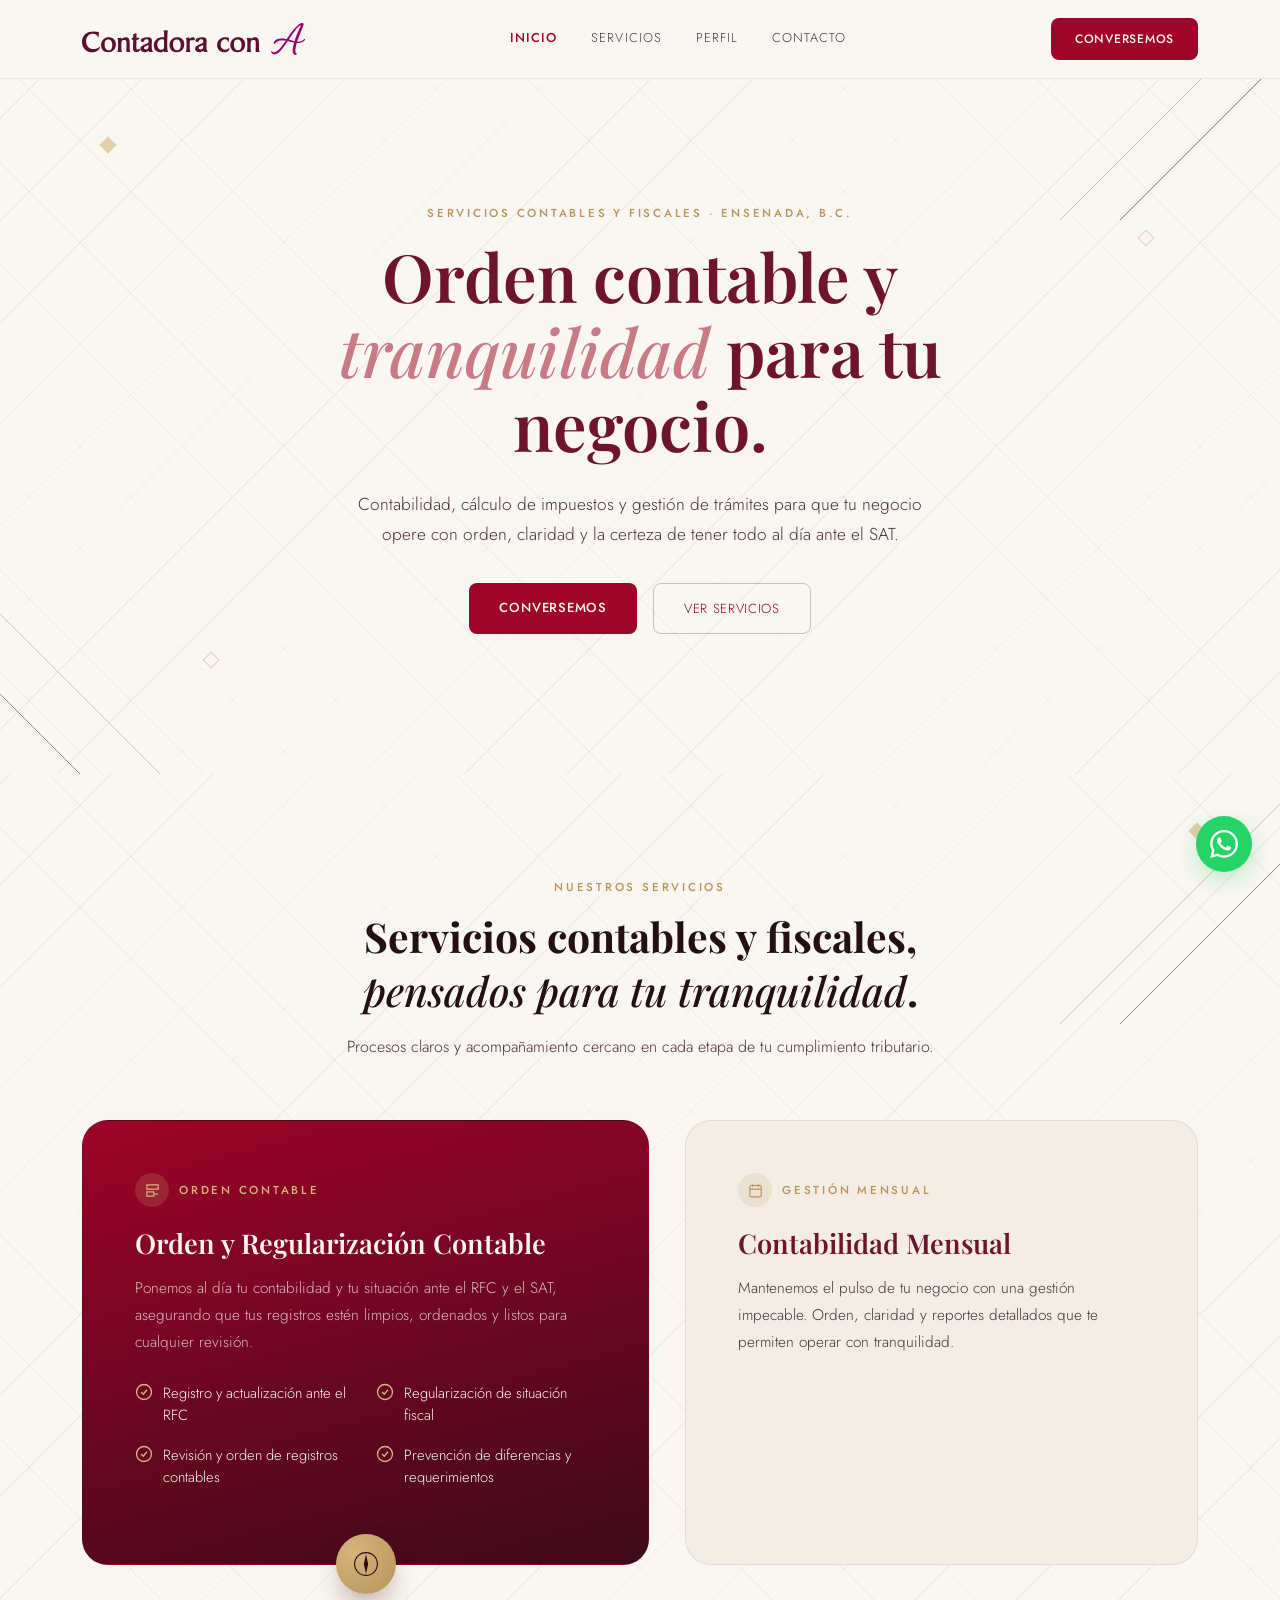
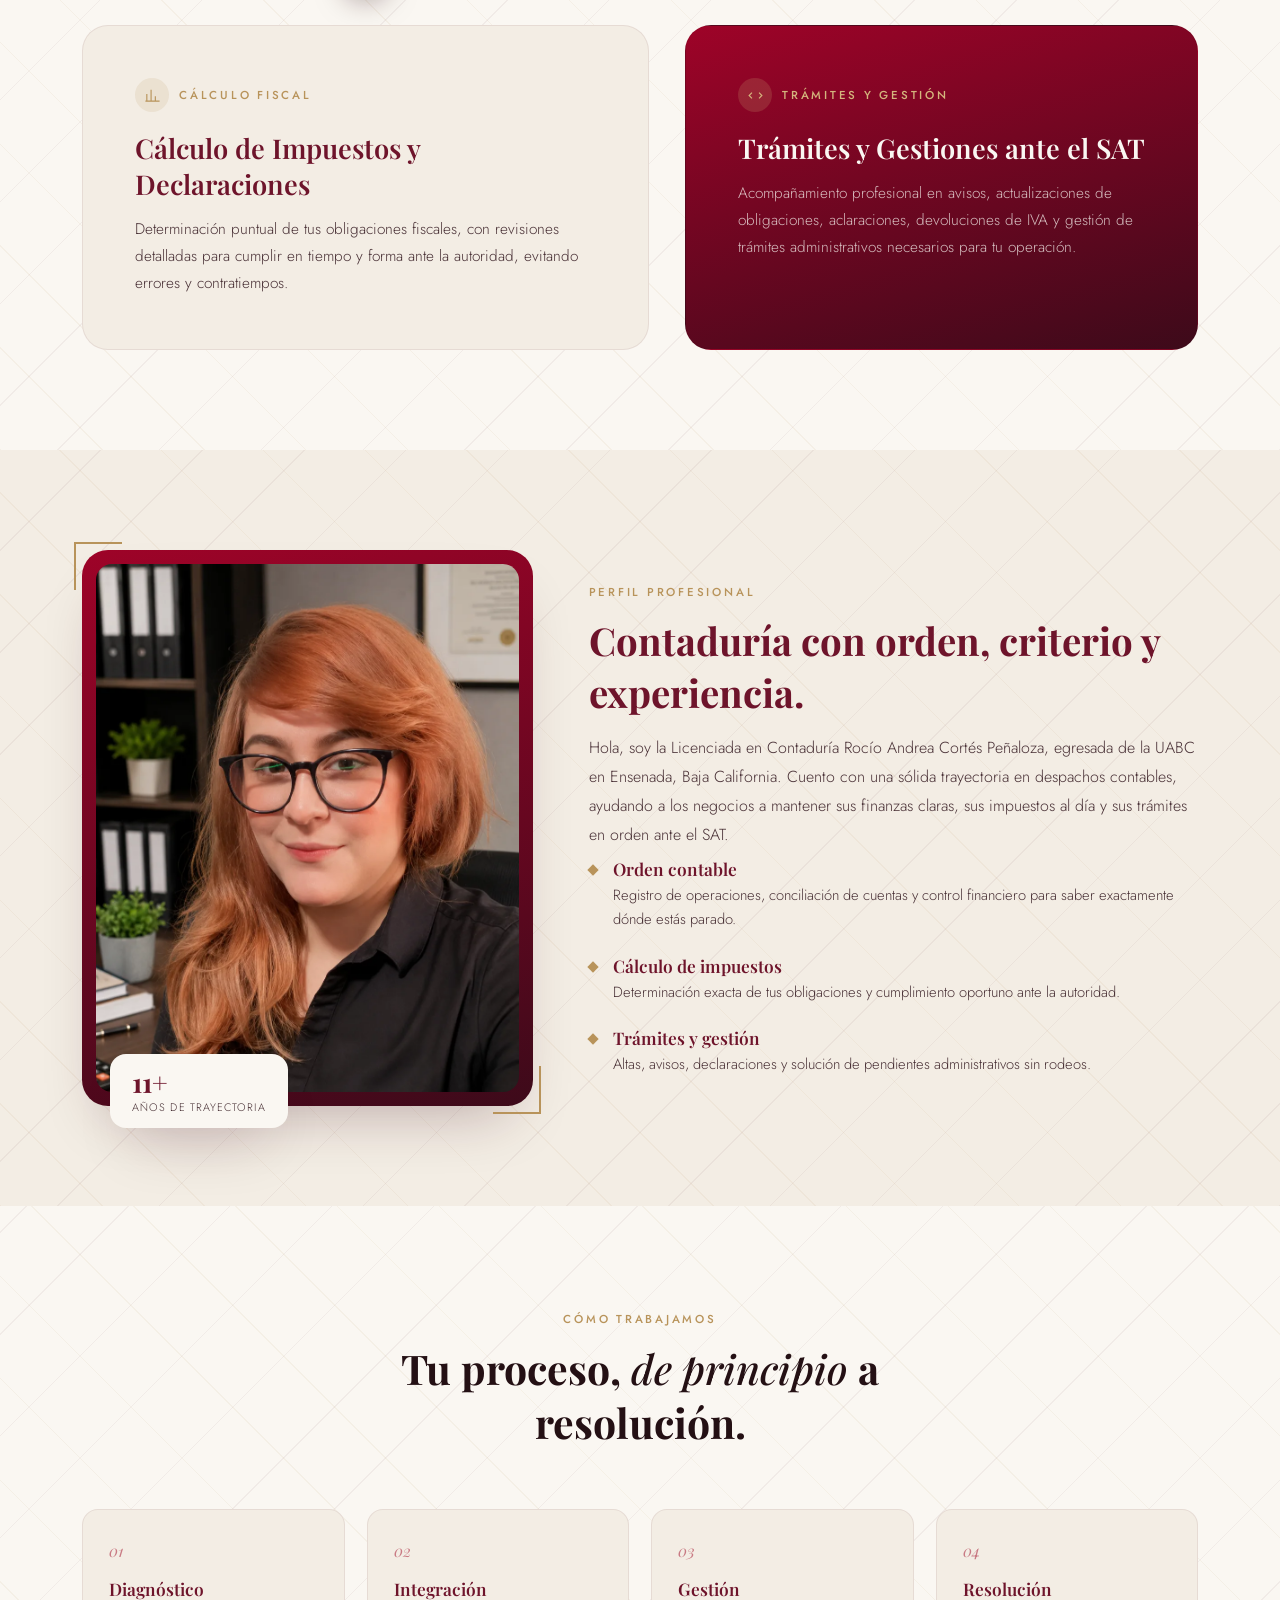
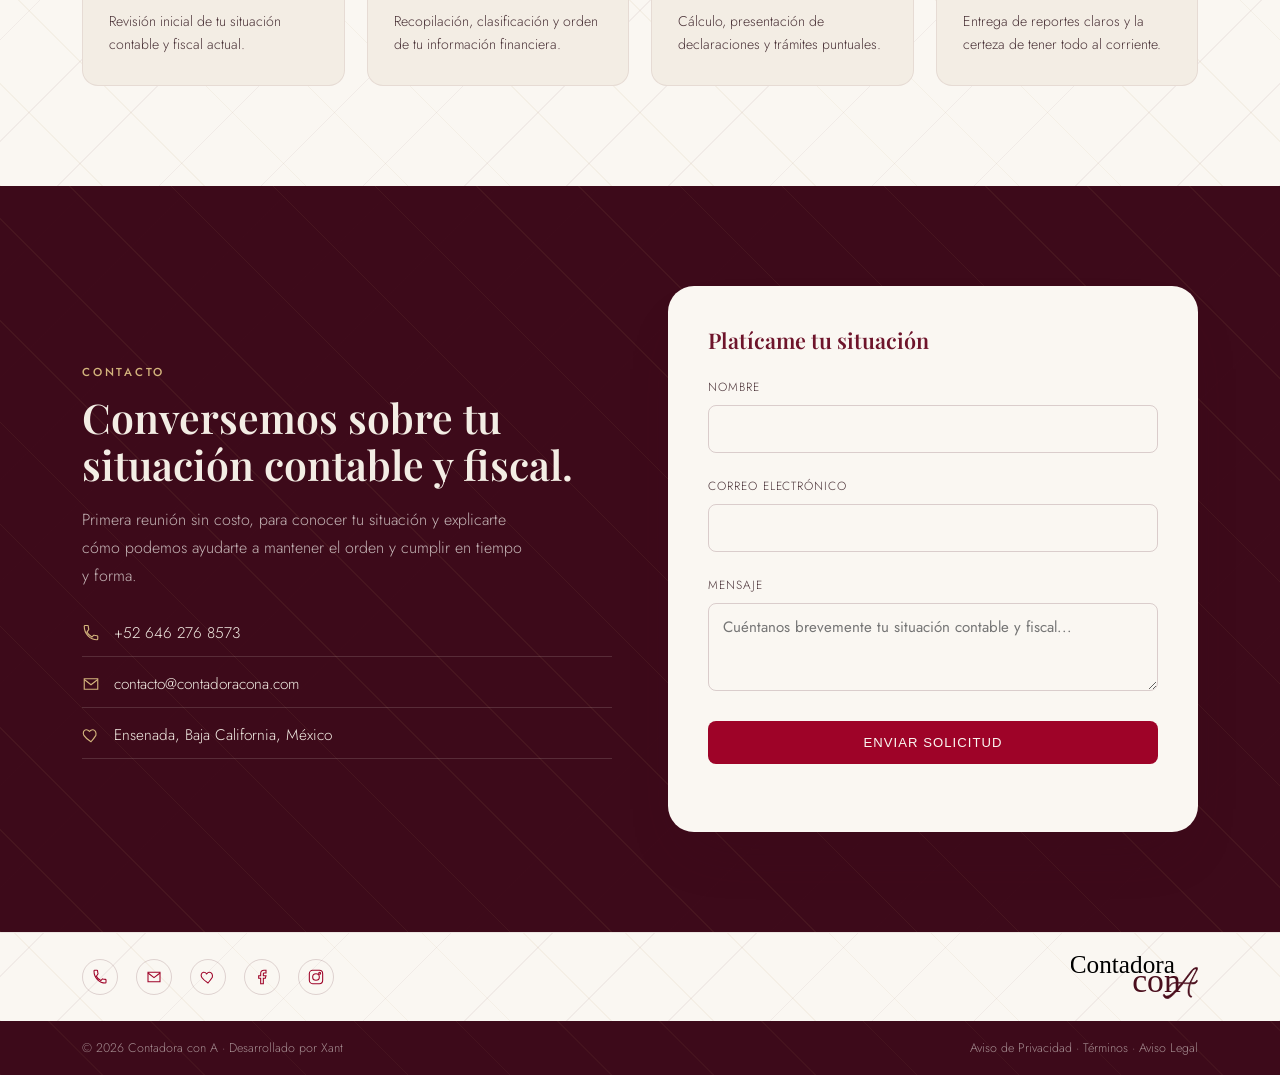
<file: index.html>
<!DOCTYPE html>
<html lang="es">
<head>
<meta charset="UTF-8">
<meta name="viewport" content="width=device-width, initial-scale=1.0">
<link rel="icon" type="image/svg+xml" href="favicon.svg">
<meta name="description" content="Contaduría con orden, criterio y experiencia en Ensenada, B.C. Contabilidad mensual, cálculo de impuestos, declaraciones y trámites ante el SAT para mantener tu negocio al día.">

<!-- Open Graph / Facebook / WhatsApp / LinkedIn -->
<meta property="og:type" content="website">
<meta property="og:title" content="Contadora con A | Servicios Contables y Fiscales">
<meta property="og:description" content="Orden contable y tranquilidad para tu negocio. Servicios contables y fiscales en Ensenada, B.C. — contabilidad mensual, cálculo de impuestos y trámites ante el SAT.">
<meta property="og:image" content="https://contadoracona.com/social-card.png">
<meta property="og:image:width" content="1200">
<meta property="og:image:height" content="630">
<meta property="og:url" content="https://contadoracona.com">
<meta property="og:locale" content="es_MX">

<!-- Twitter Card -->
<meta name="twitter:card" content="summary_large_image">
<meta name="twitter:title" content="Contadora con A | Servicios Contables y Fiscales">
<meta name="twitter:description" content="Contaduría con orden, criterio y experiencia en Ensenada, B.C. — tus números claros, tus impuestos al día y tus trámites en orden.">
<meta name="twitter:image" content="https://contadoracona.com/social-card.png">

<title>Contadora con A | Servicios Contables y Fiscales</title>
<link rel="preconnect" href="https://fonts.googleapis.com">
<link href="https://fonts.googleapis.com/css2?family=Playfair+Display:ital,wght@0,500;0,600;0,700;1,500;1,600&family=Jost:wght@300;400;500;600&display=swap" rel="stylesheet">
<link rel="stylesheet" href="styles.css?v=2">
</head>
<body>

<header id="site-header">
  <nav class="nav">
    <img src="logoFinal.svg" alt="Contadora con A" class="logo-svg">
    <div class="nav-links">
      <a href="#inicio" class="active">Inicio</a>
      <a href="#servicios">Servicios</a>
      <a href="#perfil">Perfil</a>
      <a href="#contacto">Contacto</a>
    </div>
    <a href="#contacto" class="nav-cta">Conversemos</a>
  </nav>
</header>

<main>
  <!-- HERO -->
  <section id="inicio" class="hero">
    <div class="linework">
      <div class="diamond filled" style="top:18%; left:8%;"></div>
      <div class="diamond" style="top:30%; right:10%;"></div>
      <div class="diamond" style="bottom:14%; left:16%;"></div>
      <svg width="260" height="260" style="top:-40px; right:-40px;" viewBox="0 0 260 260"><line x1="0" y1="260" x2="260" y2="0" stroke="#B8935A" stroke-width="1"/><line x1="60" y1="260" x2="260" y2="60" stroke="#4A0E1D" stroke-width="1"/></svg>
      <svg width="220" height="220" style="bottom:-30px; left:-30px;" viewBox="0 0 220 220"><line x1="0" y1="0" x2="220" y2="220" stroke="#B8935A" stroke-width="1"/><line x1="0" y1="80" x2="140" y2="220" stroke="#4A0E1D" stroke-width="1"/></svg>
    </div>
    <div class="wrap reveal in">
      <span class="eyebrow">Servicios Contables y Fiscales · Ensenada, B.C.</span>
      <h1 class="serif" style="margin-top:16px;">Orden contable y <em>tranquilidad</em> para tu negocio.</h1>
      <p class="lead">Contabilidad, cálculo de impuestos y gestión de trámites para que tu negocio opere con orden, claridad y la certeza de tener todo al día ante el SAT.</p>
      <div class="hero-actions">
         <a href="#contacto" class="btn-primary">Conversemos</a>
        <a href="#servicios" class="btn-ghost">Ver servicios</a>
      </div>
    </div>
  </section>

  <!-- SERVICIOS -->
  <section id="servicios" class="services">
    <div class="linework">
      <svg width="240" height="240" style="top:10px; right:-20px;" viewBox="0 0 240 240"><line x1="0" y1="240" x2="240" y2="0" stroke="#B8935A" stroke-width="1"/><line x1="60" y1="240" x2="240" y2="60" stroke="#4A0E1D" stroke-width="1"/></svg>
      <div class="diamond filled" style="top:4%; right:6%;"></div>
    </div>
    <div class="wrap">
      <div class="section-head reveal">
        <span class="eyebrow">Nuestros Servicios</span>
        <h2 class="serif">Servicios contables y fiscales, <em>pensados para tu tranquilidad</em>.</h2>
        <p>Procesos claros y acompañamiento cercano en cada etapa de tu cumplimiento tributario.</p>
      </div>

      <div class="feature-grid">
        <div class="feature-card dark reveal">
          <div class="fc-eyebrow">
            <span class="fc-icon"><svg viewBox="0 0 24 24" fill="none" stroke="#D4B57D" stroke-width="1.6"><path d="M4 4h16v6H4zM4 14h10v6H4z"/><path d="M14 17h6"/></svg></span>
            <span class="eyebrow" style="color:var(--gold-400);">Orden Contable</span>
          </div>
          <h3 class="serif">Orden y Regularización Contable</h3>
          <p class="desc">Ponemos al día tu contabilidad y tu situación ante el RFC y el SAT, asegurando que tus registros estén limpios, ordenados y listos para cualquier revisión.</p>
          <div class="check-grid">
            <div class="check-item"><svg viewBox="0 0 24 24" fill="none" stroke="#D4B57D" stroke-width="1.8"><circle cx="12" cy="12" r="10"/><path d="M8 12l3 3 5-6"/></svg>Registro y actualización ante el RFC</div>
            <div class="check-item"><svg viewBox="0 0 24 24" fill="none" stroke="#D4B57D" stroke-width="1.8"><circle cx="12" cy="12" r="10"/><path d="M8 12l3 3 5-6"/></svg>Regularización de situación fiscal</div>
            <div class="check-item"><svg viewBox="0 0 24 24" fill="none" stroke="#D4B57D" stroke-width="1.8"><circle cx="12" cy="12" r="10"/><path d="M8 12l3 3 5-6"/></svg>Revisión y orden de registros contables</div>
            <div class="check-item"><svg viewBox="0 0 24 24" fill="none" stroke="#D4B57D" stroke-width="1.8"><circle cx="12" cy="12" r="10"/><path d="M8 12l3 3 5-6"/></svg>Prevención de diferencias y requerimientos</div>
          </div>
          <div class="badge-compass">
            <svg class="compass-spin" viewBox="0 0 24 24" fill="none">
              <circle cx="12" cy="12" r="10.5" stroke="#2B0810" stroke-width="1"/>
              <path d="M12 3 L14 12 L12 21 L10 12 Z" fill="#2B0810"/>
            </svg>
          </div>
        </div>

        <div class="feature-card reveal">
          <div class="fc-eyebrow">
            <span class="fc-icon"><svg viewBox="0 0 24 24" fill="none" stroke="#B8935A" stroke-width="1.6"><rect x="4" y="5" width="16" height="16" rx="2"/><path d="M8 3v4M16 3v4M4 10h16"/></svg></span>
            <span class="eyebrow">Gestión Mensual</span>
          </div>
          <h3 class="serif">Contabilidad Mensual</h3>
          <p class="desc">Mantenemos el pulso de tu negocio con una gestión impecable. Orden, claridad y reportes detallados que te permiten operar con tranquilidad.</p>
        </div>
      </div>

      <div class="feature-grid" style="margin-top:60px;">
        <div class="feature-card reveal">
          <div class="fc-eyebrow">
            <span class="fc-icon"><svg viewBox="0 0 24 24" fill="none" stroke="#B8935A" stroke-width="1.6"><path d="M4 20V10M10 20V4M16 20v-7M22 20H2"/></svg></span>
            <span class="eyebrow">Cálculo Fiscal</span>
          </div>
          <h3 class="serif">Cálculo de Impuestos y Declaraciones</h3>
          <p class="desc">Determinación puntual de tus obligaciones fiscales, con revisiones detalladas para cumplir en tiempo y forma ante la autoridad, evitando errores y contratiempos.</p>
        </div>

        <div class="feature-card dark reveal">
          <div class="fc-eyebrow">
            <span class="fc-icon"><svg viewBox="0 0 24 24" fill="none" stroke="#D4B57D" stroke-width="1.6"><path d="M17 8l4 4-4 4M7 16l-4-4 4-4"/></svg></span>
            <span class="eyebrow" style="color:var(--gold-400);">Trámites y Gestión</span>
          </div>
          <h3 class="serif">Trámites y Gestiones ante el SAT</h3>
          <p class="desc">Acompañamiento profesional en avisos, actualizaciones de obligaciones, aclaraciones, devoluciones de IVA y gestión de trámites administrativos necesarios para tu operación.</p>
        </div>
      </div>
    </div>
  </section>

  <!-- PERFIL -->
  <section id="perfil" class="about">
    <div class="wrap about-grid">
      <div class="about-visual reveal">
        <picture>
          <source srcset="perfil.webp" type="image/webp">
          <img src="perfil.png" alt="Contadora con A">
        </picture>
        <div class="about-photo-badge">
          <span class="num serif">11+</span>
          <span class="cap">Años de trayectoria</span>
        </div>
      </div>
      <div class="reveal">
        <span class="eyebrow">Perfil Profesional</span>
        <h2 class="serif" style="margin-top:12px; font-size:clamp(1.9rem,3vw,2.4rem); color:var(--wine-900);">Contaduría con orden, criterio y experiencia.</h2>
        <p style="margin-top:16px; color:var(--ink-700); line-height:1.8;">Hola, soy la Licenciada en Contaduría Rocío Andrea Cortés Peñaloza, egresada de la UABC en Ensenada, Baja California. Cuento con una sólida trayectoria en despachos contables, ayudando a los negocios a mantener sus finanzas claras, sus impuestos al día y sus trámites en orden ante el SAT.</p>
        <div style="margin-top:8px;">
          <div class="about-item">
            <span class="mark"></span>
            <div><h4 class="serif">Orden contable</h4><span>Registro de operaciones, conciliación de cuentas y control financiero para saber exactamente dónde estás parado.</span></div>
          </div>
          <div class="about-item">
            <span class="mark"></span>
            <div><h4 class="serif">Cálculo de impuestos</h4><span>Determinación exacta de tus obligaciones y cumplimiento oportuno ante la autoridad.</span></div>
          </div>
          <div class="about-item">
            <span class="mark"></span>
            <div><h4 class="serif">Trámites y gestión</h4><span>Altas, avisos, declaraciones y solución de pendientes administrativos sin rodeos.</span></div>
          </div>
        </div>
      </div>
    </div>
  </section>

  <!-- PROCESO -->
  <section class="process">
    <div class="wrap">
      <div class="section-head reveal">
        <span class="eyebrow">Cómo Trabajamos</span>
        <h2 class="serif">Tu proceso, <em>de principio</em> a resolución.</h2>
      </div>
      <div class="process-grid">
        <div class="process-step reveal"><span class="pn serif">01</span><h4>Diagnóstico</h4><p>Revisión inicial de tu situación contable y fiscal actual.</p></div>
        <div class="process-step reveal"><span class="pn serif">02</span><h4>Integración</h4><p>Recopilación, clasificación y orden de tu información financiera.</p></div>
        <div class="process-step reveal"><span class="pn serif">03</span><h4>Gestión</h4><p>Cálculo, presentación de declaraciones y trámites puntuales.</p></div>
        <div class="process-step reveal"><span class="pn serif">04</span><h4>Resolución</h4><p>Entrega de reportes claros y la certeza de tener todo al corriente.</p></div>
      </div>
    </div>
  </section>

  <!-- CONTACTO -->
  <section id="contacto" class="contact">
    <div class="wrap contact-grid">
      <div class="reveal">
        <span class="eyebrow" style="color:var(--gold-400);">Contacto</span>
        <h2 class="serif" style="margin-top:12px;">Conversemos sobre tu situación contable y fiscal.</h2>
        <p class="lead">Primera reunión sin costo, para conocer tu situación y explicarte cómo podemos ayudarte a mantener el orden y cumplir en tiempo y forma.</p>
        <div class="contact-methods">
          <a href="tel:+526462768573">
            <svg viewBox="0 0 24 24" fill="none" stroke="#D4B57D" stroke-width="1.5"><path d="M6.6 10.8c1.4 2.8 3.8 5.2 6.6 6.6l2.2-2.2c.3-.3.7-.4 1-.2 1.1.4 2.3.6 3.6.6.6 0 1 .4 1 1V20c0 .6-.4 1-1 1C10.9 21 3 13.1 3 3c0-.6.4-1 1-1h3.4c.6 0 1 .4 1 1 0 1.3.2 2.5.6 3.6.1.4 0 .8-.2 1L6.6 10.8z"/></svg>
            +52 646 276 8573
          </a>
          <a href="mailto:contacto@contadoracona.com">
            <svg viewBox="0 0 24 24" fill="none" stroke="#D4B57D" stroke-width="1.5"><path d="M3 5h18v14H3V5z"/><path d="M3 6l9 7 9-7"/></svg>
            contacto@contadoracona.com
          </a>
          <a href="#">
            <svg viewBox="0 0 24 24" fill="none" stroke="#D4B57D" stroke-width="1.5"><path d="M12 21s-7-4.5-9.5-8.5C.8 9 2 5.5 5.3 5c2-.3 3.4.7 4.7 2.3C11.3 5.7 12.7 4.7 14.7 5c3.3.5 4.5 4 3.8 7.5C16 16.5 12 21 12 21z"/></svg>
            Ensenada, Baja California, México
          </a>
        </div>
      </div>

      <form class="contact-form reveal" id="contact-form" action="https://submit-form.com/3V7JLtE8k" method="POST">
        <h3>Platícame tu situación</h3>
        <div class="field"><label>Nombre</label><input type="text" name="nombre" required></div>
        <div class="field"><label>Correo electrónico</label><input type="email" name="correo" required></div>
        <div class="field"><label>Mensaje</label><textarea name="mensaje" placeholder="Cuéntanos brevemente tu situación contable y fiscal..." required></textarea></div>
        <button type="submit" class="form-submit">Enviar solicitud</button>
        <div class="form-note" id="form-note"></div>
      </form>
    </div>
  </section>
</main>

<!-- ICON BAR (matches wireframe bottom bar) -->
<div class="icon-bar">
  <div class="wrap">
    <div class="socials">
      <a href="tel:+526462768573" aria-label="Teléfono"><svg viewBox="0 0 24 24" fill="none" stroke-width="1.6"><path d="M6.6 10.8c1.4 2.8 3.8 5.2 6.6 6.6l2.2-2.2c.3-.3.7-.4 1-.2 1.1.4 2.3.6 3.6.6.6 0 1 .4 1 1V20c0 .6-.4 1-1 1C10.9 21 3 13.1 3 3c0-.6.4-1 1-1h3.4c.6 0 1 .4 1 1 0 1.3.2 2.5.6 3.6.1.4 0 .8-.2 1L6.6 10.8z"/></svg></a>
      <a href="mailto:contacto@contadoracona.com" aria-label="Correo"><svg viewBox="0 0 24 24" fill="none" stroke-width="1.6"><path d="M3 5h18v14H3V5z"/><path d="M3 6l9 7 9-7"/></svg></a>
      <a href="#" aria-label="WhatsApp"><svg viewBox="0 0 24 24" fill="none" stroke-width="1.6"><path d="M12 21s-7-4.5-9.5-8.5C.8 9 2 5.5 5.3 5c2-.3 3.4.7 4.7 2.3C11.3 5.7 12.7 4.7 14.7 5c3.3.5 4.5 4 3.8 7.5C16 16.5 12 21 12 21z"/></svg></a>
      <a href="#" aria-label="Facebook"><svg viewBox="0 0 24 24" fill="none" stroke-width="1.6"><path d="M18 2h-3a5 5 0 00-5 5v3H7v4h3v8h4v-8h3l1-4h-4V7a1 1 0 011-1h3z"/></svg></a>
      <a href="#" aria-label="Instagram"><svg viewBox="0 0 24 24" fill="none" stroke-width="1.6"><rect x="2" y="2" width="20" height="20" rx="5"/><circle cx="12" cy="12" r="5"/><circle cx="17.5" cy="6.5" r="1.5"/></svg></a>

    </div>
    <img src="logovertical.svg" alt="Contadora con A" class="logo-svg" loading="lazy">
    <div class="spacer"></div>
  </div>
</div>

<footer class="legal">
  <div class="wrap footer-row">
    <span>© <span id="year"></span> Contadora con A · Desarrollado por <a href="https://www.xant.online" target="_blank" rel="noopener" style="color:inherit;">Xant</a></span>
    <span><a href="privacidad.html" style="color:inherit;">Aviso de Privacidad</a> · <a href="terminos.html" style="color:inherit;">Términos</a> · <a href="aviso-legal.html" style="color:inherit;">Aviso Legal</a></span>
  </div>
</footer>

<!-- WhatsApp floating button -->
<a href="https://wa.me/526462768573?text=Hola!%20me%20interesaria%20agendar%20un%20cita" 
   class="whatsapp-float" 
   target="_blank" 
   rel="noopener" 
   aria-label="Contactar por WhatsApp">
  <svg viewBox="0 0 24 24" fill="currentColor"><path d="M17.472 14.382c-.297-.149-1.758-.867-2.03-.967-.273-.099-.471-.148-.67.15-.197.297-.767.966-.94 1.164-.173.199-.347.223-.644.075-.297-.15-1.255-.463-2.39-1.475-.883-.788-1.48-1.761-1.653-2.059-.173-.297-.018-.458.13-.606.134-.133.298-.347.446-.52.149-.174.198-.298.298-.497.099-.198.05-.371-.025-.52-.075-.149-.669-1.612-.916-2.207-.242-.579-.487-.5-.669-.51-.173-.008-.371-.01-.57-.01-.198 0-.52.074-.792.372-.272.297-1.04 1.016-1.04 2.479 0 1.462 1.065 2.875 1.213 3.074.149.198 2.096 3.2 5.077 4.487.709.306 1.262.489 1.694.625.712.227 1.36.195 1.871.118.571-.085 1.758-.719 2.006-1.413.248-.694.248-1.289.173-1.413-.074-.124-.272-.198-.57-.347m-5.421 7.403h-.004a9.87 9.87 0 01-5.031-1.378l-.361-.214-3.741.982.998-3.648-.235-.374a9.86 9.86 0 01-1.51-5.26c.001-5.45 4.436-9.884 9.888-9.884 2.64 0 5.122 1.03 6.988 2.898a9.825 9.825 0 012.893 6.994c-.003 5.45-4.437 9.884-9.885 9.884m8.413-18.297A11.815 11.815 0 0012.05 0C5.495 0 .16 5.335.157 11.892c0 2.096.547 4.142 1.588 5.945L.057 24l6.305-1.654a11.882 11.882 0 005.683 1.448h.005c6.554 0 11.89-5.335 11.893-11.893a11.821 11.821 0 00-3.48-8.413z"/></svg>
</a>

<script src="main.js?v=2" defer></script>

</body>
</html>
</file>
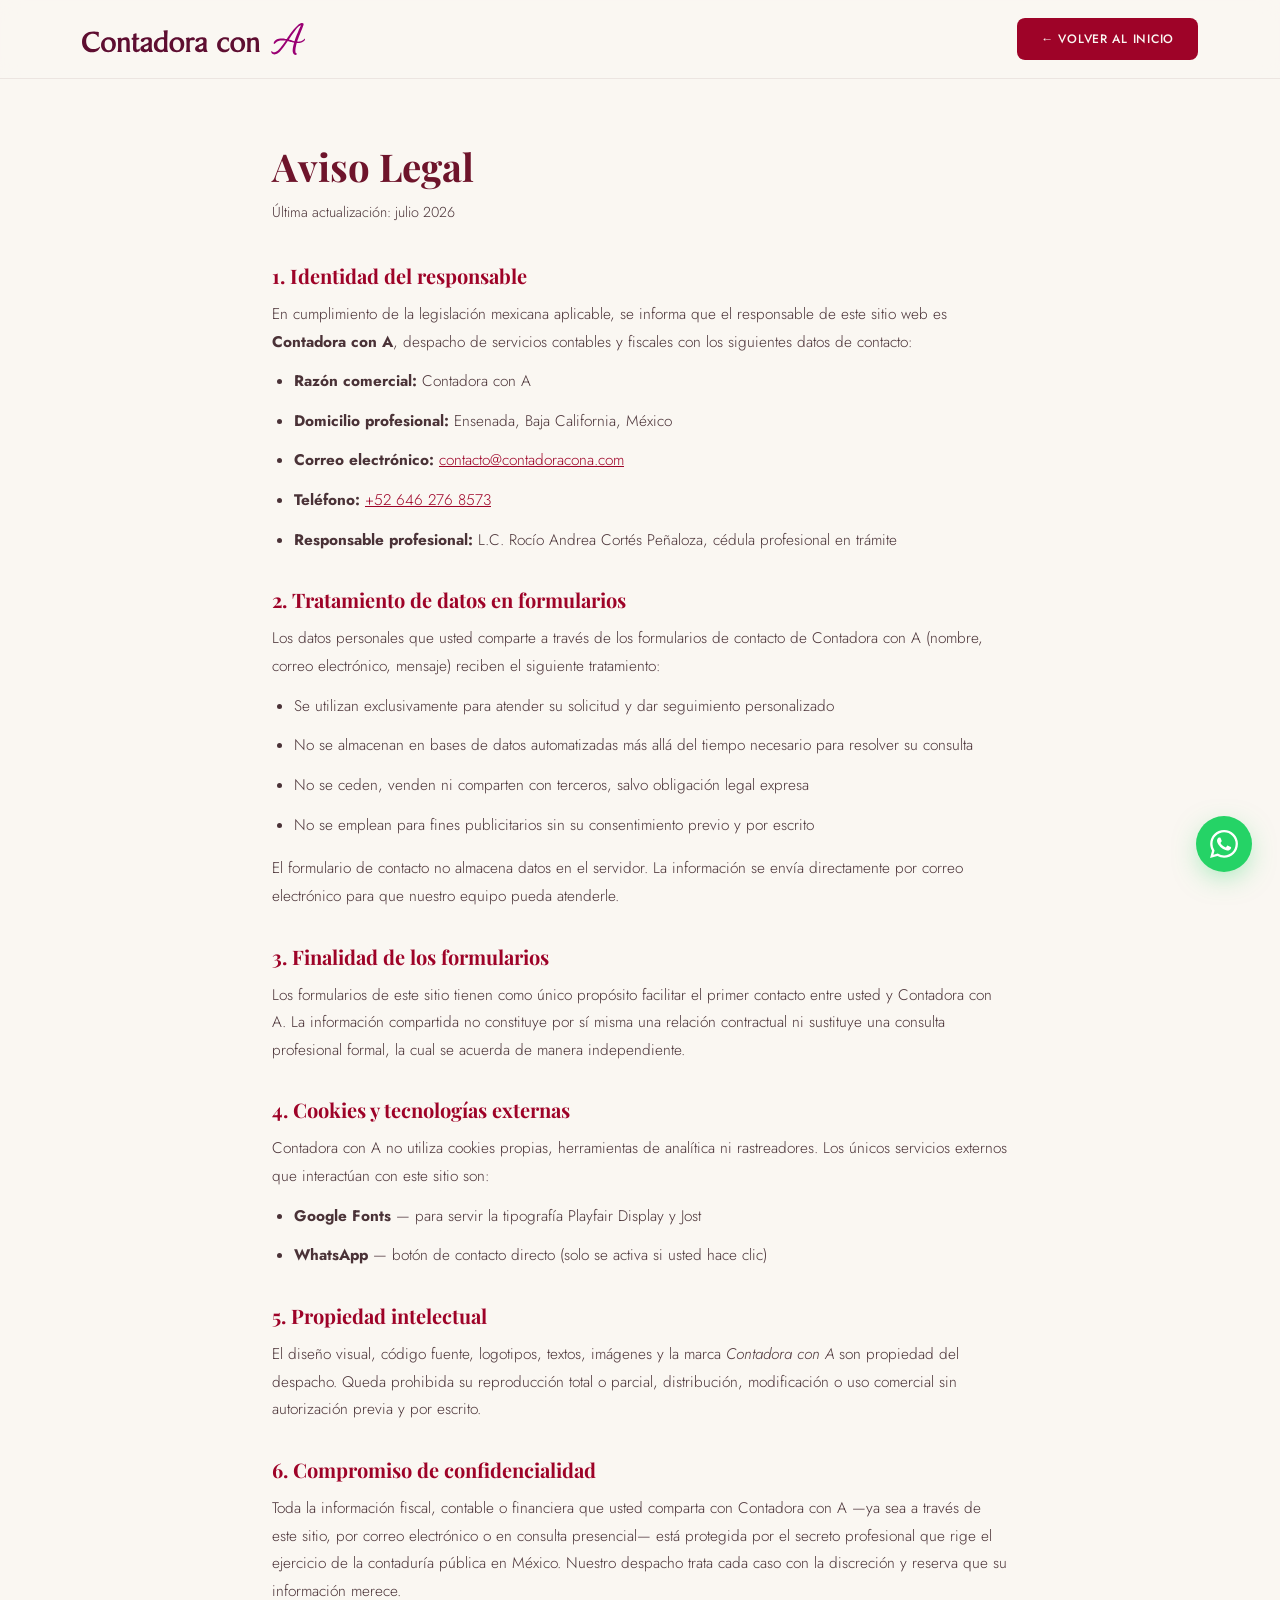
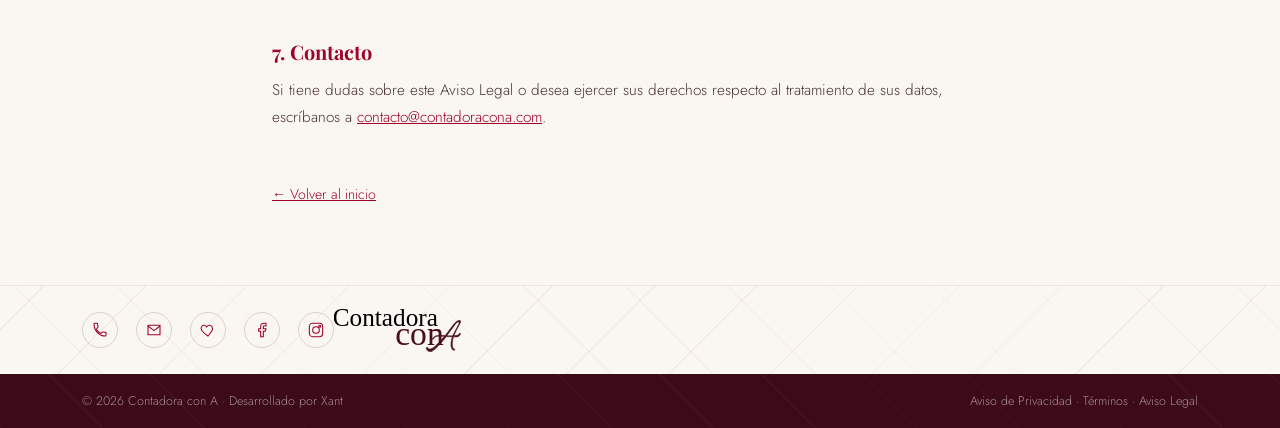
<file: aviso-legal.html>
<!DOCTYPE html>
<html lang="es">
<head>
<meta charset="UTF-8">
<meta name="viewport" content="width=device-width, initial-scale=1.0">
<link rel="icon" type="image/svg+xml" href="favicon.svg">
<meta name="robots" content="noindex, follow">
<title>Aviso Legal | Contadora con A</title>
<link rel="preconnect" href="https://fonts.googleapis.com">
<link href="https://fonts.googleapis.com/css2?family=Playfair+Display:ital,wght@0,500;0,600;0,700;1,500;1,600&family=Jost:wght@300;400;500;600&display=swap" rel="stylesheet">
<link rel="stylesheet" href="styles.css?v=2">
<style>
  .legal-content{ max-width:800px; margin:0 auto; padding:140px 32px 80px; }
  .legal-content h1{ font-family:'Playfair Display',serif; font-size:clamp(1.8rem,3vw,2.4rem); color:var(--wine-900); margin-bottom:8px; }
  .legal-content .date{ color:var(--ink-700); font-size:0.9rem; margin-bottom:36px; }
  .legal-content h2{ font-family:'Playfair Display',serif; font-size:1.25rem; color:var(--wine-800); margin:32px 0 12px; }
  .legal-content p, .legal-content li{ color:var(--ink-700); line-height:1.8; font-size:0.96rem; margin-bottom:12px; }
  .legal-content ul{ padding-left:22px; margin-bottom:16px; }
  .legal-content a{ color:var(--wine-800); text-decoration:underline; }
  .back-link{ display:inline-block; margin-top:40px; font-size:0.88rem; color:var(--wine-800); }
</style>
</head>
<body>

<header id="site-header">
  <nav class="nav">
    <a href="index.html"><img src="logoFinal.svg" alt="Contadora con A" class="logo-svg"></a>
    <a href="index.html" class="nav-cta">← Volver al inicio</a>
  </nav>
</header>

<main>
  <article class="legal-content">
    <h1>Aviso Legal</h1>
    <p class="date">Última actualización: julio 2026</p>

    <h2>1. Identidad del responsable</h2>
    <p>En cumplimiento de la legislación mexicana aplicable, se informa que el responsable de este sitio web es <strong>Contadora con A</strong>, despacho de servicios contables y fiscales con los siguientes datos de contacto:</p>
    <ul>
      <li><strong>Razón comercial:</strong> Contadora con A</li>
      <li><strong>Domicilio profesional:</strong> Ensenada, Baja California, México</li>
      <li><strong>Correo electrónico:</strong> <a href="mailto:contacto@contadoracona.com">contacto@contadoracona.com</a></li>
      <li><strong>Teléfono:</strong> <a href="tel:+526462768573">+52 646 276 8573</a></li>
      <li><strong>Responsable profesional:</strong> L.C. Rocío Andrea Cortés Peñaloza, cédula profesional en trámite</li>
    </ul>

    <h2>2. Tratamiento de datos en formularios</h2>
    <p>Los datos personales que usted comparte a través de los formularios de contacto de Contadora con A (nombre, correo electrónico, mensaje) reciben el siguiente tratamiento:</p>
    <ul>
      <li>Se utilizan exclusivamente para atender su solicitud y dar seguimiento personalizado</li>
      <li>No se almacenan en bases de datos automatizadas más allá del tiempo necesario para resolver su consulta</li>
      <li>No se ceden, venden ni comparten con terceros, salvo obligación legal expresa</li>
      <li>No se emplean para fines publicitarios sin su consentimiento previo y por escrito</li>
    </ul>
    <p>El formulario de contacto no almacena datos en el servidor. La información se envía directamente por correo electrónico para que nuestro equipo pueda atenderle.</p>

    <h2>3. Finalidad de los formularios</h2>
    <p>Los formularios de este sitio tienen como único propósito facilitar el primer contacto entre usted y Contadora con A. La información compartida no constituye por sí misma una relación contractual ni sustituye una consulta profesional formal, la cual se acuerda de manera independiente.</p>

    <h2>4. Cookies y tecnologías externas</h2>
    <p>Contadora con A no utiliza cookies propias, herramientas de analítica ni rastreadores. Los únicos servicios externos que interactúan con este sitio son:</p>
    <ul>
      <li><strong>Google Fonts</strong> — para servir la tipografía Playfair Display y Jost</li>
      <li><strong>WhatsApp</strong> — botón de contacto directo (solo se activa si usted hace clic)</li>
    </ul>

    <h2>5. Propiedad intelectual</h2>
    <p>El diseño visual, código fuente, logotipos, textos, imágenes y la marca <em>Contadora con A</em> son propiedad del despacho. Queda prohibida su reproducción total o parcial, distribución, modificación o uso comercial sin autorización previa y por escrito.</p>

    <h2>6. Compromiso de confidencialidad</h2>
    <p>Toda la información fiscal, contable o financiera que usted comparta con Contadora con A —ya sea a través de este sitio, por correo electrónico o en consulta presencial— está protegida por el secreto profesional que rige el ejercicio de la contaduría pública en México. Nuestro despacho trata cada caso con la discreción y reserva que su información merece.</p>

    <h2>7. Contacto</h2>
    <p>Si tiene dudas sobre este Aviso Legal o desea ejercer sus derechos respecto al tratamiento de sus datos, escríbanos a <a href="mailto:contacto@contadoracona.com">contacto@contadoracona.com</a>.</p>

    <a href="index.html" class="back-link">← Volver al inicio</a>
  </article>
</main>

<div class="icon-bar">
  <div class="wrap">
    <div class="socials">
      <a href="tel:+526462768573" aria-label="Teléfono"><svg viewBox="0 0 24 24" fill="none" stroke-width="1.6"><path d="M6.6 10.8c1.4 2.8 3.8 5.2 6.6 6.6l2.2-2.2c.3-.3.7-.4 1-.2 1.1.4 2.3.6 3.6.6.6 0 1 .4 1 1V20c0 .6-.4 1-1 1C10.9 21 3 13.1 3 3c0-.6.4-1 1-1h3.4c.6 0 1 .4 1 1 0 1.3.2 2.5.6 3.6.1.4 0 .8-.2 1L6.6 10.8z"/></svg></a>
      <a href="mailto:contacto@contadoracona.com" aria-label="Correo"><svg viewBox="0 0 24 24" fill="none" stroke-width="1.6"><path d="M3 5h18v14H3V5z"/><path d="M3 6l9 7 9-7"/></svg></a>
      <a href="#" aria-label="WhatsApp"><svg viewBox="0 0 24 24" fill="none" stroke-width="1.6"><path d="M12 21s-7-4.5-9.5-8.5C.8 9 2 5.5 5.3 5c2-.3 3.4.7 4.7 2.3C11.3 5.7 12.7 4.7 14.7 5c3.3.5 4.5 4 3.8 7.5C16 16.5 12 21 12 21z"/></svg></a>
      <a href="#" aria-label="Facebook"><svg viewBox="0 0 24 24" fill="none" stroke-width="1.6"><path d="M18 2h-3a5 5 0 00-5 5v3H7v4h3v8h4v-8h3l1-4h-4V7a1 1 0 011-1h3z"/></svg></a>
      <a href="#" aria-label="Instagram"><svg viewBox="0 0 24 24" fill="none" stroke-width="1.6"><rect x="2" y="2" width="20" height="20" rx="5"/><circle cx="12" cy="12" r="5"/><circle cx="17.5" cy="6.5" r="1.5"/></svg></a>

    </div>
    <a href="index.html"><img src="logovertical.svg" alt="Contadora con A" class="logo-svg" loading="lazy"></a>
    <div class="spacer"></div>
  </div>
</div>

<footer class="legal">
  <div class="wrap footer-row">
    <span>© <span class="year"></span> Contadora con A · Desarrollado por <a href="https://www.xant.online" target="_blank" rel="noopener" style="color:inherit;">Xant</a></span>
    <span><a href="privacidad.html" style="color:inherit;">Aviso de Privacidad</a> · <a href="terminos.html" style="color:inherit;">Términos</a> · <a href="aviso-legal.html" style="color:inherit;">Aviso Legal</a></span>
  </div>
</footer>

<a href="https://wa.me/526462768573?text=Hola!%20me%20interesaria%20agendar%20un%20cita" class="whatsapp-float" target="_blank" rel="noopener" aria-label="Contactar por WhatsApp">
  <svg viewBox="0 0 24 24" fill="currentColor"><path d="M17.472 14.382c-.297-.149-1.758-.867-2.03-.967-.273-.099-.471-.148-.67.15-.197.297-.767.966-.94 1.164-.173.199-.347.223-.644.075-.297-.15-1.255-.463-2.39-1.475-.883-.788-1.48-1.761-1.653-2.059-.173-.297-.018-.458.13-.606.134-.133.298-.347.446-.52.149-.174.198-.298.298-.497.099-.198.05-.371-.025-.52-.075-.149-.669-1.612-.916-2.207-.242-.579-.487-.5-.669-.51-.173-.008-.371-.01-.57-.01-.198 0-.52.074-.792.372-.272.297-1.04 1.016-1.04 2.479 0 1.462 1.065 2.875 1.213 3.074.149.198 2.096 3.2 5.077 4.487.709.306 1.262.489 1.694.625.712.227 1.36.195 1.871.118.571-.085 1.758-.719 2.006-1.413.248-.694.248-1.289.173-1.413-.074-.124-.272-.198-.57-.347m-5.421 7.403h-.004a9.87 9.87 0 01-5.031-1.378l-.361-.214-3.741.982.998-3.648-.235-.374a9.86 9.86 0 01-1.51-5.26c.001-5.45 4.436-9.884 9.888-9.884 2.64 0 5.122 1.03 6.988 2.898a9.825 9.825 0 012.893 6.994c-.003 5.45-4.437 9.884-9.885 9.884m8.413-18.297A11.815 11.815 0 0012.05 0C5.495 0 .16 5.335.157 11.892c0 2.096.547 4.142 1.588 5.945L.057 24l6.305-1.654a11.882 11.882 0 005.683 1.448h.005c6.554 0 11.89-5.335 11.893-11.893a11.821 11.821 0 00-3.48-8.413z"/></svg>
</a>

<script>document.querySelector('.year').textContent = new Date().getFullYear();</script>
</body>
</html>
</file>
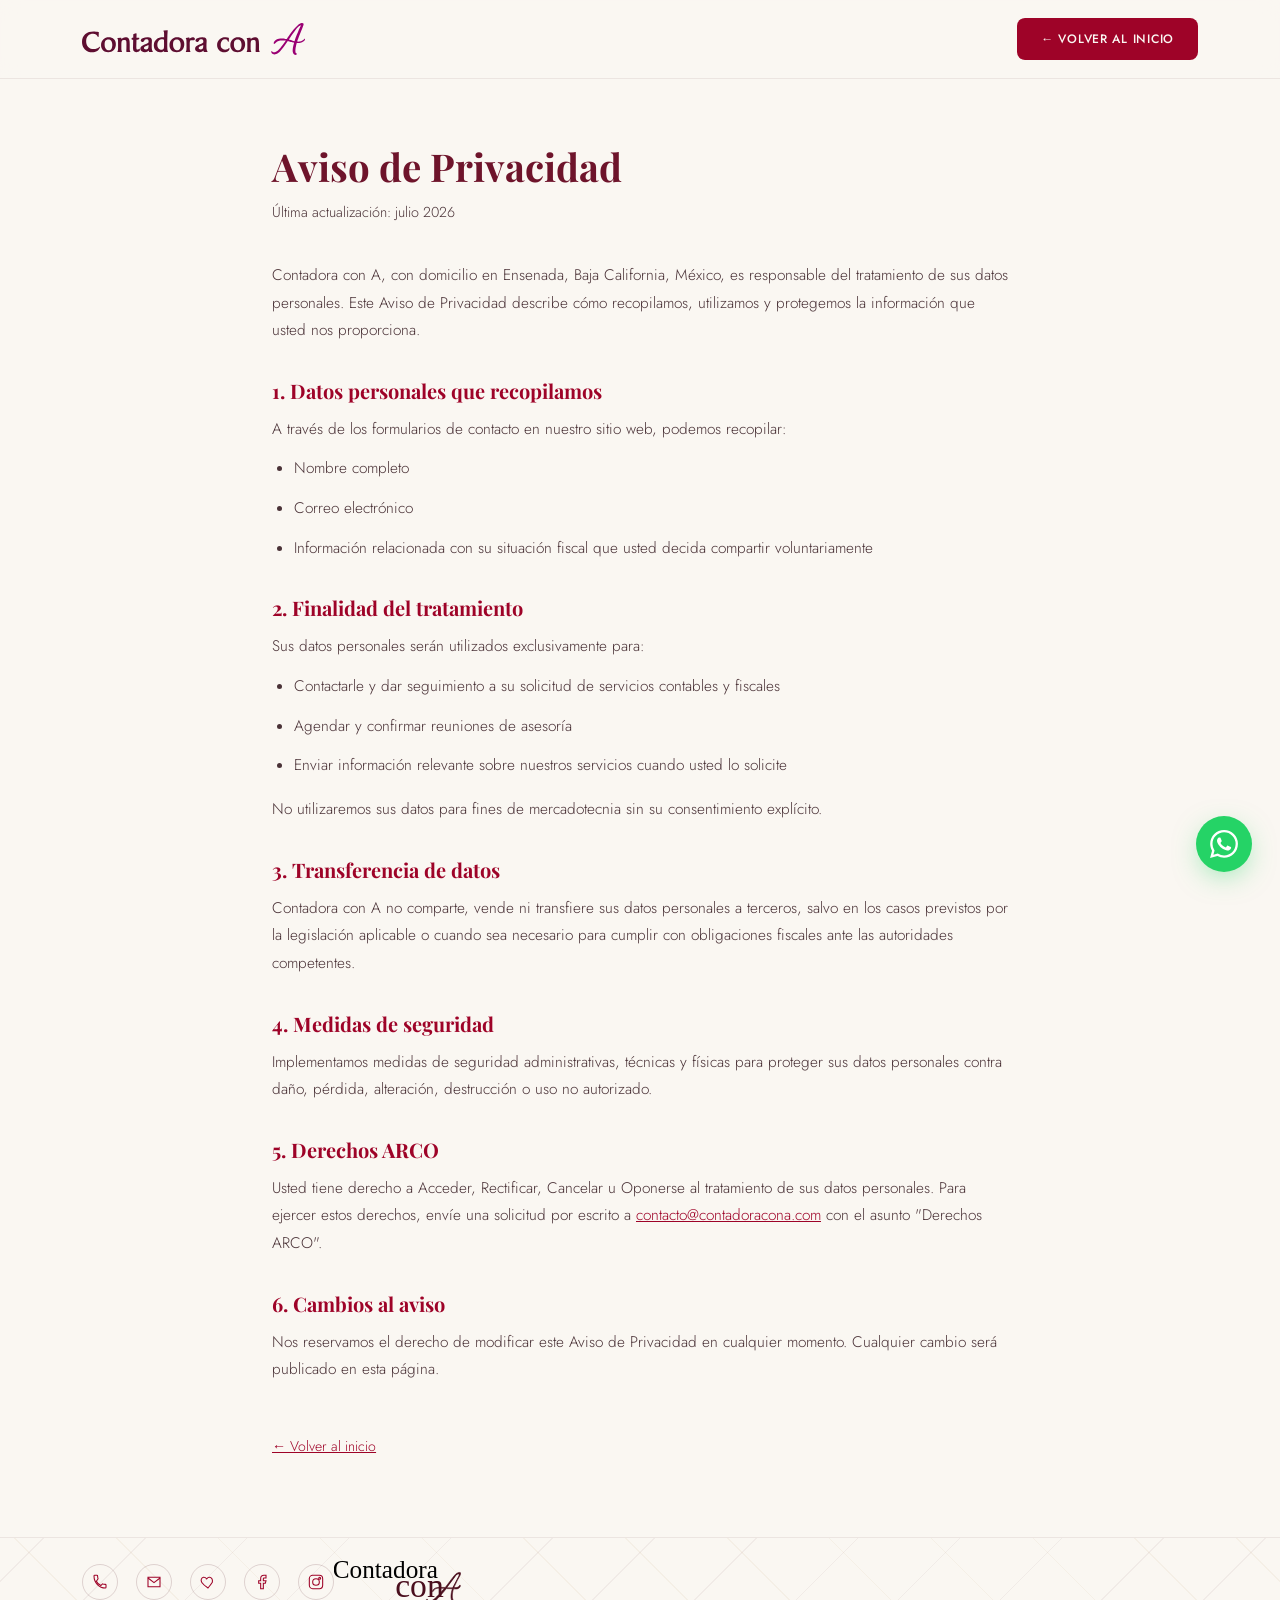
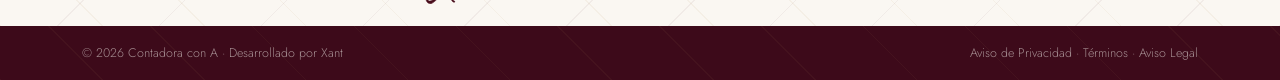
<file: privacidad.html>
<!DOCTYPE html>
<html lang="es">
<head>
<meta charset="UTF-8">
<meta name="viewport" content="width=device-width, initial-scale=1.0">
<link rel="icon" type="image/svg+xml" href="favicon.svg">
<meta name="robots" content="noindex, follow">
<title>Aviso de Privacidad | Contadora con A</title>
<link rel="preconnect" href="https://fonts.googleapis.com">
<link href="https://fonts.googleapis.com/css2?family=Playfair+Display:ital,wght@0,500;0,600;0,700;1,500;1,600&family=Jost:wght@300;400;500;600&display=swap" rel="stylesheet">
<link rel="stylesheet" href="styles.css?v=2">
<style>
  .legal-content{ max-width:800px; margin:0 auto; padding:140px 32px 80px; }
  .legal-content h1{ font-family:'Playfair Display',serif; font-size:clamp(1.8rem,3vw,2.4rem); color:var(--wine-900); margin-bottom:8px; }
  .legal-content .date{ color:var(--ink-700); font-size:0.9rem; margin-bottom:36px; }
  .legal-content h2{ font-family:'Playfair Display',serif; font-size:1.25rem; color:var(--wine-800); margin:32px 0 12px; }
  .legal-content p, .legal-content li{ color:var(--ink-700); line-height:1.8; font-size:0.96rem; margin-bottom:12px; }
  .legal-content ul{ padding-left:22px; margin-bottom:16px; }
  .legal-content a{ color:var(--wine-800); text-decoration:underline; }
  .back-link{ display:inline-block; margin-top:40px; font-size:0.88rem; color:var(--wine-800); }
</style>
</head>
<body>

<header id="site-header">
  <nav class="nav">
    <a href="index.html"><img src="logoFinal.svg" alt="Contadora con A" class="logo-svg"></a>
    <a href="index.html" class="nav-cta">← Volver al inicio</a>
  </nav>
</header>

<main>
  <article class="legal-content">
    <h1>Aviso de Privacidad</h1>
    <p class="date">Última actualización: julio 2026</p>

    <p>Contadora con A, con domicilio en Ensenada, Baja California, México, es responsable del tratamiento de sus datos personales. Este Aviso de Privacidad describe cómo recopilamos, utilizamos y protegemos la información que usted nos proporciona.</p>

    <h2>1. Datos personales que recopilamos</h2>
    <p>A través de los formularios de contacto en nuestro sitio web, podemos recopilar:</p>
    <ul>
      <li>Nombre completo</li>
      <li>Correo electrónico</li>
      <li>Información relacionada con su situación fiscal que usted decida compartir voluntariamente</li>
    </ul>

    <h2>2. Finalidad del tratamiento</h2>
    <p>Sus datos personales serán utilizados exclusivamente para:</p>
    <ul>
      <li>Contactarle y dar seguimiento a su solicitud de servicios contables y fiscales</li>
      <li>Agendar y confirmar reuniones de asesoría</li>
      <li>Enviar información relevante sobre nuestros servicios cuando usted lo solicite</li>
    </ul>
    <p>No utilizaremos sus datos para fines de mercadotecnia sin su consentimiento explícito.</p>

    <h2>3. Transferencia de datos</h2>
    <p>Contadora con A no comparte, vende ni transfiere sus datos personales a terceros, salvo en los casos previstos por la legislación aplicable o cuando sea necesario para cumplir con obligaciones fiscales ante las autoridades competentes.</p>

    <h2>4. Medidas de seguridad</h2>
    <p>Implementamos medidas de seguridad administrativas, técnicas y físicas para proteger sus datos personales contra daño, pérdida, alteración, destrucción o uso no autorizado.</p>

    <h2>5. Derechos ARCO</h2>
    <p>Usted tiene derecho a Acceder, Rectificar, Cancelar u Oponerse al tratamiento de sus datos personales. Para ejercer estos derechos, envíe una solicitud por escrito a <a href="mailto:contacto@contadoracona.com">contacto@contadoracona.com</a> con el asunto "Derechos ARCO".</p>

    <h2>6. Cambios al aviso</h2>
    <p>Nos reservamos el derecho de modificar este Aviso de Privacidad en cualquier momento. Cualquier cambio será publicado en esta página.</p>

    <a href="index.html" class="back-link">← Volver al inicio</a>
  </article>
</main>

<div class="icon-bar">
  <div class="wrap">
    <div class="socials">
      <a href="tel:+526462768573" aria-label="Teléfono"><svg viewBox="0 0 24 24" fill="none" stroke-width="1.6"><path d="M6.6 10.8c1.4 2.8 3.8 5.2 6.6 6.6l2.2-2.2c.3-.3.7-.4 1-.2 1.1.4 2.3.6 3.6.6.6 0 1 .4 1 1V20c0 .6-.4 1-1 1C10.9 21 3 13.1 3 3c0-.6.4-1 1-1h3.4c.6 0 1 .4 1 1 0 1.3.2 2.5.6 3.6.1.4 0 .8-.2 1L6.6 10.8z"/></svg></a>
      <a href="mailto:contacto@contadoracona.com" aria-label="Correo"><svg viewBox="0 0 24 24" fill="none" stroke-width="1.6"><path d="M3 5h18v14H3V5z"/><path d="M3 6l9 7 9-7"/></svg></a>
      <a href="#" aria-label="WhatsApp"><svg viewBox="0 0 24 24" fill="none" stroke-width="1.6"><path d="M12 21s-7-4.5-9.5-8.5C.8 9 2 5.5 5.3 5c2-.3 3.4.7 4.7 2.3C11.3 5.7 12.7 4.7 14.7 5c3.3.5 4.5 4 3.8 7.5C16 16.5 12 21 12 21z"/></svg></a>
      <a href="#" aria-label="Facebook"><svg viewBox="0 0 24 24" fill="none" stroke-width="1.6"><path d="M18 2h-3a5 5 0 00-5 5v3H7v4h3v8h4v-8h3l1-4h-4V7a1 1 0 011-1h3z"/></svg></a>
      <a href="#" aria-label="Instagram"><svg viewBox="0 0 24 24" fill="none" stroke-width="1.6"><rect x="2" y="2" width="20" height="20" rx="5"/><circle cx="12" cy="12" r="5"/><circle cx="17.5" cy="6.5" r="1.5"/></svg></a>

    </div>
    <a href="index.html"><img src="logovertical.svg" alt="Contadora con A" class="logo-svg" loading="lazy"></a>
    <div class="spacer"></div>
  </div>
</div>

<footer class="legal">
  <div class="wrap footer-row">
    <span>© <span class="year"></span> Contadora con A · Desarrollado por <a href="https://www.xant.online" target="_blank" rel="noopener" style="color:inherit;">Xant</a></span>
    <span><a href="privacidad.html" style="color:inherit;">Aviso de Privacidad</a> · <a href="terminos.html" style="color:inherit;">Términos</a> · <a href="aviso-legal.html" style="color:inherit;">Aviso Legal</a></span>
  </div>
</footer>

<a href="https://wa.me/526462768573?text=Hola!%20me%20interesaria%20agendar%20un%20cita" class="whatsapp-float" target="_blank" rel="noopener" aria-label="Contactar por WhatsApp">
  <svg viewBox="0 0 24 24" fill="currentColor"><path d="M17.472 14.382c-.297-.149-1.758-.867-2.03-.967-.273-.099-.471-.148-.67.15-.197.297-.767.966-.94 1.164-.173.199-.347.223-.644.075-.297-.15-1.255-.463-2.39-1.475-.883-.788-1.48-1.761-1.653-2.059-.173-.297-.018-.458.13-.606.134-.133.298-.347.446-.52.149-.174.198-.298.298-.497.099-.198.05-.371-.025-.52-.075-.149-.669-1.612-.916-2.207-.242-.579-.487-.5-.669-.51-.173-.008-.371-.01-.57-.01-.198 0-.52.074-.792.372-.272.297-1.04 1.016-1.04 2.479 0 1.462 1.065 2.875 1.213 3.074.149.198 2.096 3.2 5.077 4.487.709.306 1.262.489 1.694.625.712.227 1.36.195 1.871.118.571-.085 1.758-.719 2.006-1.413.248-.694.248-1.289.173-1.413-.074-.124-.272-.198-.57-.347m-5.421 7.403h-.004a9.87 9.87 0 01-5.031-1.378l-.361-.214-3.741.982.998-3.648-.235-.374a9.86 9.86 0 01-1.51-5.26c.001-5.45 4.436-9.884 9.888-9.884 2.64 0 5.122 1.03 6.988 2.898a9.825 9.825 0 012.893 6.994c-.003 5.45-4.437 9.884-9.885 9.884m8.413-18.297A11.815 11.815 0 0012.05 0C5.495 0 .16 5.335.157 11.892c0 2.096.547 4.142 1.588 5.945L.057 24l6.305-1.654a11.882 11.882 0 005.683 1.448h.005c6.554 0 11.89-5.335 11.893-11.893a11.821 11.821 0 00-3.48-8.413z"/></svg>
</a>

<script>document.querySelector('.year').textContent = new Date().getFullYear();</script>
</body>
</html>
</file>
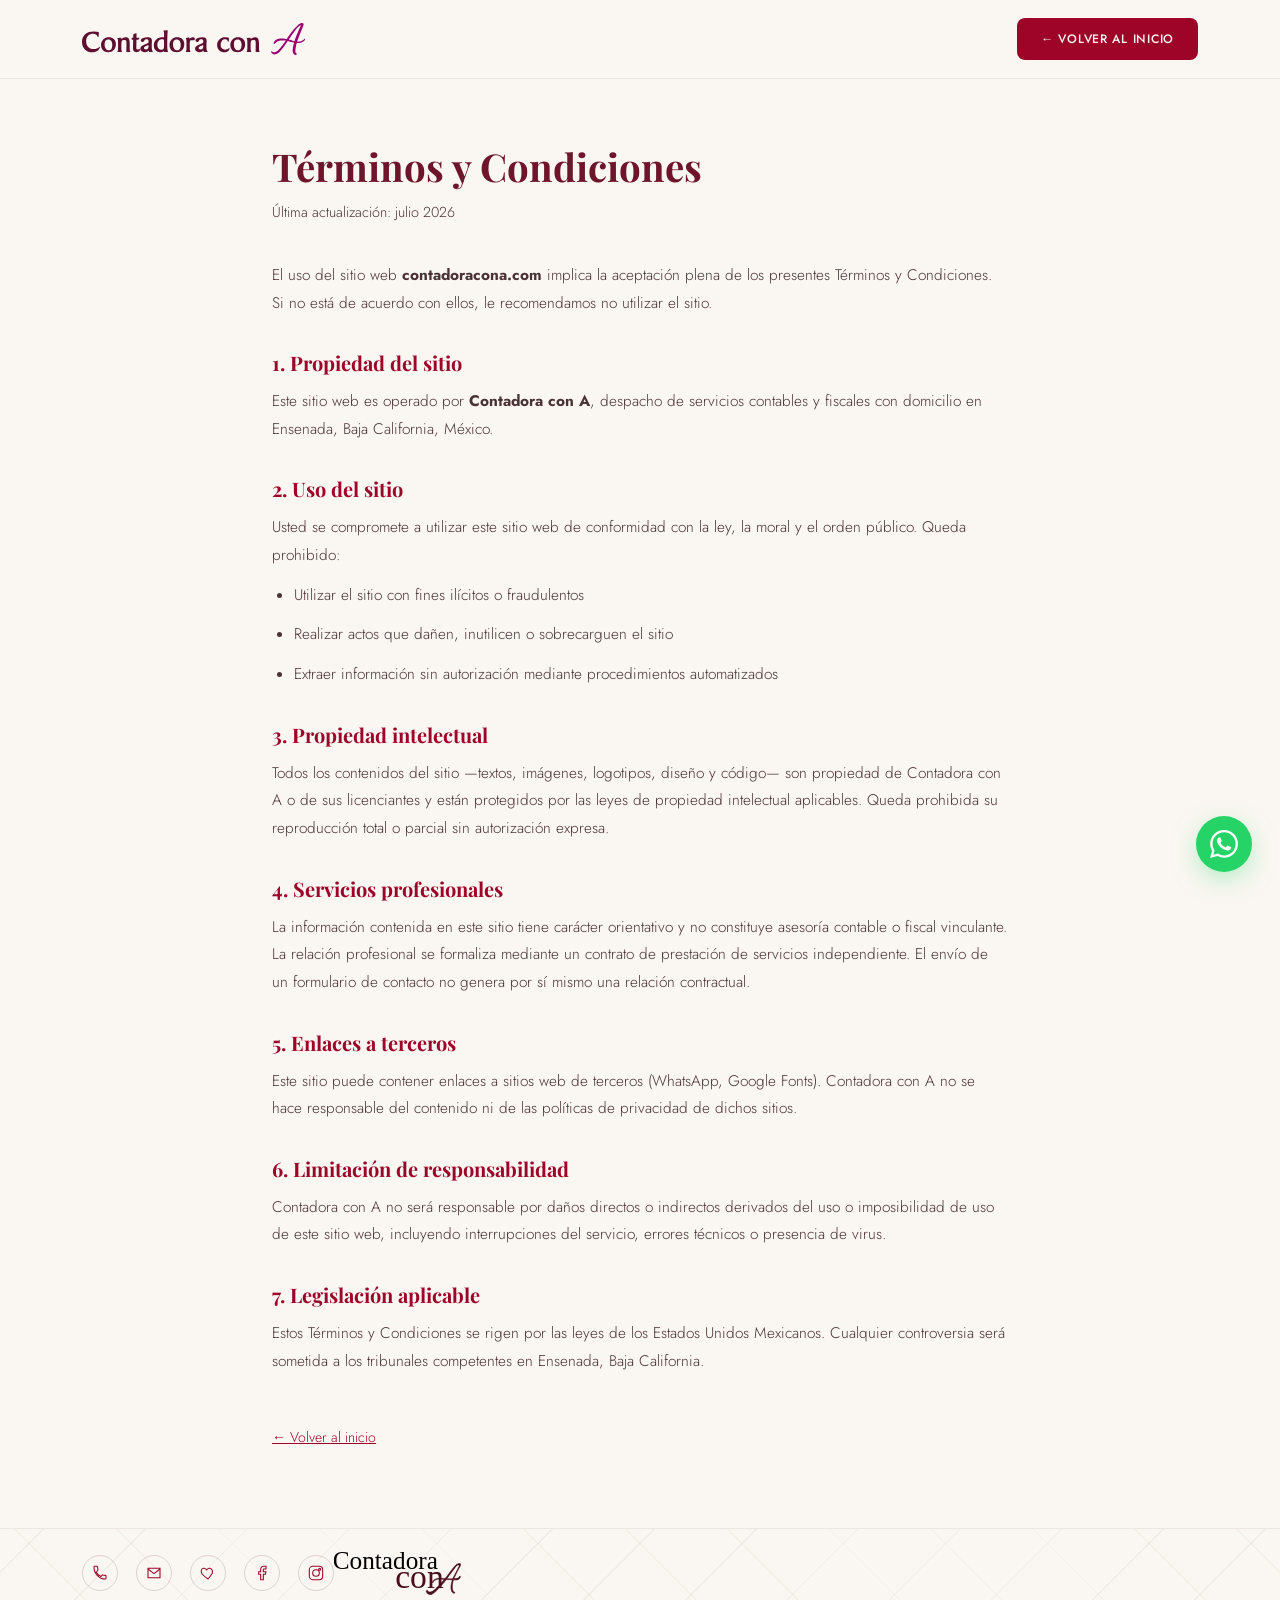
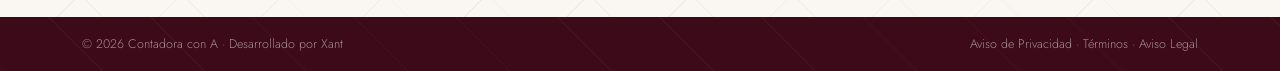
<file: terminos.html>
<!DOCTYPE html>
<html lang="es">
<head>
<meta charset="UTF-8">
<meta name="viewport" content="width=device-width, initial-scale=1.0">
<link rel="icon" type="image/svg+xml" href="favicon.svg">
<meta name="robots" content="noindex, follow">
<title>Términos y Condiciones | Contadora con A</title>
<link rel="preconnect" href="https://fonts.googleapis.com">
<link href="https://fonts.googleapis.com/css2?family=Playfair+Display:ital,wght@0,500;0,600;0,700;1,500;1,600&family=Jost:wght@300;400;500;600&display=swap" rel="stylesheet">
<link rel="stylesheet" href="styles.css?v=2">
<style>
  .legal-content{ max-width:800px; margin:0 auto; padding:140px 32px 80px; }
  .legal-content h1{ font-family:'Playfair Display',serif; font-size:clamp(1.8rem,3vw,2.4rem); color:var(--wine-900); margin-bottom:8px; }
  .legal-content .date{ color:var(--ink-700); font-size:0.9rem; margin-bottom:36px; }
  .legal-content h2{ font-family:'Playfair Display',serif; font-size:1.25rem; color:var(--wine-800); margin:32px 0 12px; }
  .legal-content p, .legal-content li{ color:var(--ink-700); line-height:1.8; font-size:0.96rem; margin-bottom:12px; }
  .legal-content ul{ padding-left:22px; margin-bottom:16px; }
  .legal-content a{ color:var(--wine-800); text-decoration:underline; }
  .back-link{ display:inline-block; margin-top:40px; font-size:0.88rem; color:var(--wine-800); }
</style>
</head>
<body>

<header id="site-header">
  <nav class="nav">
    <a href="index.html"><img src="logoFinal.svg" alt="Contadora con A" class="logo-svg"></a>
    <a href="index.html" class="nav-cta">← Volver al inicio</a>
  </nav>
</header>

<main>
  <article class="legal-content">
    <h1>Términos y Condiciones</h1>
    <p class="date">Última actualización: julio 2026</p>

    <p>El uso del sitio web <strong>contadoracona.com</strong> implica la aceptación plena de los presentes Términos y Condiciones. Si no está de acuerdo con ellos, le recomendamos no utilizar el sitio.</p>

    <h2>1. Propiedad del sitio</h2>
    <p>Este sitio web es operado por <strong>Contadora con A</strong>, despacho de servicios contables y fiscales con domicilio en Ensenada, Baja California, México.</p>

    <h2>2. Uso del sitio</h2>
    <p>Usted se compromete a utilizar este sitio web de conformidad con la ley, la moral y el orden público. Queda prohibido:</p>
    <ul>
      <li>Utilizar el sitio con fines ilícitos o fraudulentos</li>
      <li>Realizar actos que dañen, inutilicen o sobrecarguen el sitio</li>
      <li>Extraer información sin autorización mediante procedimientos automatizados</li>
    </ul>

    <h2>3. Propiedad intelectual</h2>
    <p>Todos los contenidos del sitio —textos, imágenes, logotipos, diseño y código— son propiedad de Contadora con A o de sus licenciantes y están protegidos por las leyes de propiedad intelectual aplicables. Queda prohibida su reproducción total o parcial sin autorización expresa.</p>

    <h2>4. Servicios profesionales</h2>
    <p>La información contenida en este sitio tiene carácter orientativo y no constituye asesoría contable o fiscal vinculante. La relación profesional se formaliza mediante un contrato de prestación de servicios independiente. El envío de un formulario de contacto no genera por sí mismo una relación contractual.</p>

    <h2>5. Enlaces a terceros</h2>
    <p>Este sitio puede contener enlaces a sitios web de terceros (WhatsApp, Google Fonts). Contadora con A no se hace responsable del contenido ni de las políticas de privacidad de dichos sitios.</p>

    <h2>6. Limitación de responsabilidad</h2>
    <p>Contadora con A no será responsable por daños directos o indirectos derivados del uso o imposibilidad de uso de este sitio web, incluyendo interrupciones del servicio, errores técnicos o presencia de virus.</p>

    <h2>7. Legislación aplicable</h2>
    <p>Estos Términos y Condiciones se rigen por las leyes de los Estados Unidos Mexicanos. Cualquier controversia será sometida a los tribunales competentes en Ensenada, Baja California.</p>

    <a href="index.html" class="back-link">← Volver al inicio</a>
  </article>
</main>

<div class="icon-bar">
  <div class="wrap">
    <div class="socials">
      <a href="tel:+526462768573" aria-label="Teléfono"><svg viewBox="0 0 24 24" fill="none" stroke-width="1.6"><path d="M6.6 10.8c1.4 2.8 3.8 5.2 6.6 6.6l2.2-2.2c.3-.3.7-.4 1-.2 1.1.4 2.3.6 3.6.6.6 0 1 .4 1 1V20c0 .6-.4 1-1 1C10.9 21 3 13.1 3 3c0-.6.4-1 1-1h3.4c.6 0 1 .4 1 1 0 1.3.2 2.5.6 3.6.1.4 0 .8-.2 1L6.6 10.8z"/></svg></a>
      <a href="mailto:contacto@contadoracona.com" aria-label="Correo"><svg viewBox="0 0 24 24" fill="none" stroke-width="1.6"><path d="M3 5h18v14H3V5z"/><path d="M3 6l9 7 9-7"/></svg></a>
      <a href="#" aria-label="WhatsApp"><svg viewBox="0 0 24 24" fill="none" stroke-width="1.6"><path d="M12 21s-7-4.5-9.5-8.5C.8 9 2 5.5 5.3 5c2-.3 3.4.7 4.7 2.3C11.3 5.7 12.7 4.7 14.7 5c3.3.5 4.5 4 3.8 7.5C16 16.5 12 21 12 21z"/></svg></a>
      <a href="#" aria-label="Facebook"><svg viewBox="0 0 24 24" fill="none" stroke-width="1.6"><path d="M18 2h-3a5 5 0 00-5 5v3H7v4h3v8h4v-8h3l1-4h-4V7a1 1 0 011-1h3z"/></svg></a>
      <a href="#" aria-label="Instagram"><svg viewBox="0 0 24 24" fill="none" stroke-width="1.6"><rect x="2" y="2" width="20" height="20" rx="5"/><circle cx="12" cy="12" r="5"/><circle cx="17.5" cy="6.5" r="1.5"/></svg></a>

    </div>
    <a href="index.html"><img src="logovertical.svg" alt="Contadora con A" class="logo-svg" loading="lazy"></a>
    <div class="spacer"></div>
  </div>
</div>

<footer class="legal">
  <div class="wrap footer-row">
    <span>© <span class="year"></span> Contadora con A · Desarrollado por <a href="https://www.xant.online" target="_blank" rel="noopener" style="color:inherit;">Xant</a></span>
    <span><a href="privacidad.html" style="color:inherit;">Aviso de Privacidad</a> · <a href="terminos.html" style="color:inherit;">Términos</a> · <a href="aviso-legal.html" style="color:inherit;">Aviso Legal</a></span>
  </div>
</footer>

<a href="https://wa.me/526462768573?text=Hola!%20me%20interesaria%20agendar%20un%20cita" class="whatsapp-float" target="_blank" rel="noopener" aria-label="Contactar por WhatsApp">
  <svg viewBox="0 0 24 24" fill="currentColor"><path d="M17.472 14.382c-.297-.149-1.758-.867-2.03-.967-.273-.099-.471-.148-.67.15-.197.297-.767.966-.94 1.164-.173.199-.347.223-.644.075-.297-.15-1.255-.463-2.39-1.475-.883-.788-1.48-1.761-1.653-2.059-.173-.297-.018-.458.13-.606.134-.133.298-.347.446-.52.149-.174.198-.298.298-.497.099-.198.05-.371-.025-.52-.075-.149-.669-1.612-.916-2.207-.242-.579-.487-.5-.669-.51-.173-.008-.371-.01-.57-.01-.198 0-.52.074-.792.372-.272.297-1.04 1.016-1.04 2.479 0 1.462 1.065 2.875 1.213 3.074.149.198 2.096 3.2 5.077 4.487.709.306 1.262.489 1.694.625.712.227 1.36.195 1.871.118.571-.085 1.758-.719 2.006-1.413.248-.694.248-1.289.173-1.413-.074-.124-.272-.198-.57-.347m-5.421 7.403h-.004a9.87 9.87 0 01-5.031-1.378l-.361-.214-3.741.982.998-3.648-.235-.374a9.86 9.86 0 01-1.51-5.26c.001-5.45 4.436-9.884 9.888-9.884 2.64 0 5.122 1.03 6.988 2.898a9.825 9.825 0 012.893 6.994c-.003 5.45-4.437 9.884-9.885 9.884m8.413-18.297A11.815 11.815 0 0012.05 0C5.495 0 .16 5.335.157 11.892c0 2.096.547 4.142 1.588 5.945L.057 24l6.305-1.654a11.882 11.882 0 005.683 1.448h.005c6.554 0 11.89-5.335 11.893-11.893a11.821 11.821 0 00-3.48-8.413z"/></svg>
</a>

<script>document.querySelector('.year').textContent = new Date().getFullYear();</script>
</body>
</html>
</file>
<file: styles.css>
:root{
  --wine-950:#3D0A1A;
  --wine-900:#6E142B;
  --wine-800:#9E0328;
  --wine-700:#BE3A50;
  --rose-500:#C97B84;
  --gold-500:#B8935A;
  --gold-400:#D4B57D;
  --cream-50:#FAF7F2;
  --cream-100:#F3EDE4;
  --ink-900:#241014;
  --ink-700:#4A3237;
  --line:#9E0328;
  --radius-lg:26px;
  --radius-md:16px;
  --shadow: 0 30px 60px -25px rgba(61,10,26,0.30);
}
*{box-sizing:border-box; margin:0; padding:0;}
html{scroll-behavior:smooth;}
body{ font-family:'Jost', sans-serif; background:var(--cream-50); color:var(--ink-900); overflow-x:hidden; font-weight:300; }
.serif{ font-family:'Playfair Display', serif; }
.script{ font-family:'Playfair Display', serif; font-style:italic; color:var(--rose-500); }
a{ text-decoration:none; color:inherit; }
img{max-width:100%; display:block;}
.wrap{ max-width:1180px; margin:0 auto; padding:0 32px; }
.eyebrow{ font-size:0.72rem; letter-spacing:0.24em; text-transform:uppercase; color:var(--gold-500); font-weight:500; }

/* ---------- diagonal linework decor (matches wireframe background) ---------- */
.linework{ position:absolute; inset:0; overflow:hidden; pointer-events:none; z-index:0; }
.linework svg{ position:absolute; opacity:0.5; }
.diamond{ position:absolute; width:12px; height:12px; border:1.5px solid var(--gold-400); transform:rotate(45deg); opacity:0.6; }
.diamond.filled{ background:var(--gold-400); }

/* ---------- header ---------- */
header{
  position:fixed; top:0; left:0; right:0; z-index:100;
  background:rgba(250,247,242,0.9); backdrop-filter:blur(10px);
  border-bottom:1px solid rgba(74,14,29,0.08);
  transition:box-shadow .3s ease;
}
header.scrolled{ box-shadow:0 8px 24px -18px rgba(43,8,16,0.4); }
.nav{ display:flex; align-items:center; justify-content:space-between; padding:18px 32px; max-width:1180px; margin:0 auto; }
.logo-svg{ height:32px; width:auto; max-width:100%; min-width:0; display:block; }
.nav-links{ display:flex; gap:34px; font-size:0.8rem; letter-spacing:0.08em; text-transform:uppercase; }
.nav-links a{ position:relative; padding-bottom:4px; color:var(--ink-700); }
.nav-links a.active{ color:var(--wine-800); font-weight:500; }
.nav-links a::after{ content:''; position:absolute; left:0; bottom:0; width:0; height:1px; background:var(--gold-500); transition:width .3s ease; }
.nav-links a:hover::after{ width:100%; }
.nav-cta{
  font-size:0.76rem; letter-spacing:0.06em; text-transform:uppercase;
  background:var(--wine-800); color:var(--cream-50);
  padding:12px 24px; border-radius:8px; font-weight:500; flex-shrink:0; white-space:nowrap;
  transition:background .25s ease, transform .25s ease;
}
.nav-cta:hover{ background:var(--wine-950); transform:translateY(-1px); }

/* ---------- hero ---------- */
.hero{ position:relative; padding:200px 0 140px; text-align:center; }
.hero .wrap{ position:relative; z-index:1; max-width:840px; }
.hero h1{ font-size:clamp(2.8rem,5.2vw,4.4rem); line-height:1.12; font-weight:600; color:var(--wine-900); }
.hero h1 em{ font-style:italic; color:var(--rose-500); font-weight:500; }
.hero p.lead{ margin:26px auto 0; max-width:580px; font-size:1.08rem; line-height:1.75; color:var(--ink-700); }
.hero-actions{ display:flex; gap:16px; justify-content:center; margin-top:34px; flex-wrap:wrap; }
.btn-primary{
  background:var(--wine-800); color:var(--cream-50); padding:15px 30px; font-size:0.82rem;
  letter-spacing:0.06em; text-transform:uppercase; font-weight:500; border-radius:8px;
  transition:background .25s ease, transform .25s ease; box-shadow:var(--shadow);
}
.btn-primary:hover{ background:var(--wine-950); transform:translateY(-2px); }
.btn-ghost{
  font-size:0.82rem; letter-spacing:0.05em; text-transform:uppercase; color:var(--wine-800);
  border:1px solid rgba(74,14,29,0.25); padding:15px 30px; border-radius:8px;
  transition:border-color .25s ease, background .25s ease;
}
.btn-ghost:hover{ background:rgba(74,14,29,0.06); }

/* ---------- section head (centered, like wireframe) ---------- */
section{ position:relative; z-index:0; padding:100px 0; }
section::before{
  content:''; position:absolute; inset:0; z-index:-1; pointer-events:none;
  background-image:
    repeating-linear-gradient(45deg, rgba(184,147,90,0.08) 0px, rgba(184,147,90,0.08) 1px, transparent 1px, transparent 72px),
    repeating-linear-gradient(-45deg, rgba(74,14,29,0.05) 0px, rgba(74,14,29,0.05) 1px, transparent 1px, transparent 72px);
}
.section-head{ text-align:center; max-width:640px; margin:0 auto 60px; position:relative; z-index:1; }
.section-head h2{ font-size:clamp(2rem,3.2vw,2.6rem); font-weight:700; color:var(--ink-900); margin-top:12px; }
.section-head h2 em{ font-style:italic; font-weight:500; color:var(--ink-900); }
.section-head p{ margin-top:16px; color:var(--ink-700); line-height:1.7; }

/* ---------- servicios: feature grid matching wireframe ---------- */
.services{ background:var(--cream-50); }
.feature-grid{ display:grid; grid-template-columns:1.05fr 0.95fr; gap:36px; position:relative; z-index:1; }
.feature-card{
  border-radius:var(--radius-lg); padding:52px; position:relative;
  background:var(--cream-100); border:1px solid rgba(74,14,29,0.08);
}
.feature-card .fc-eyebrow{ display:flex; align-items:center; gap:10px; }
.fc-icon{
  width:34px; height:34px; border-radius:50%; display:flex; align-items:center; justify-content:center;
  background:rgba(184,147,90,0.14); flex-shrink:0;
}
.fc-icon svg{ width:17px; height:17px; }
.feature-card h3{ font-size:1.7rem; font-weight:600; margin-top:18px; color:var(--wine-900); }
.feature-card p.desc{ margin-top:14px; color:var(--ink-700); line-height:1.75; font-size:0.96rem; }
.chart-icon{ width:110px; margin:26px 0 8px; opacity:0.9; }

.check-grid{ display:grid; grid-template-columns:1fr 1fr; gap:18px 20px; margin-top:26px; }
.check-item{ display:flex; align-items:flex-start; gap:10px; font-size:0.92rem; color:var(--ink-800); line-height:1.5; }
.check-item svg{ width:18px; height:18px; flex-shrink:0; margin-top:1px; }
.feature-card.dark .check-item{ color:var(--cream-50); }
.feature-card:not(.dark) .dark-list .li{ color:var(--ink-900); border-bottom:1px solid rgba(74,14,29,0.14); }

.feature-card.dark{
  background:linear-gradient(165deg, var(--wine-800), var(--wine-950));
  color:var(--cream-50); padding-bottom:76px;
}
.feature-card.dark h3{ color:var(--cream-50); }
.feature-card.dark p.desc{ color:rgba(250,247,242,0.75); }
.feature-card.dark .fc-icon{ background:rgba(212,181,125,0.18); }
.dark-list{ margin-top:28px; display:flex; flex-direction:column; }
.dark-list .li{
  display:flex; align-items:center; justify-content:space-between; padding:15px 0;
  border-bottom:1px solid rgba(250,247,242,0.14); font-size:0.96rem; font-weight:400;
}
.dark-list .li:last-child{ border-bottom:none; }
.dark-list svg{ width:19px; height:19px; opacity:0.9; }

.badge-compass{
  position:absolute; bottom:-30px; left:50%; transform:translateX(-50%);
  width:60px; height:60px; border-radius:50%;
  background:radial-gradient(circle at 30% 30%, var(--gold-400), var(--gold-500));
  display:flex; align-items:center; justify-content:center;
  box-shadow:0 14px 30px -10px rgba(43,8,16,0.5);
}
.badge-compass .compass-spin{ width:26px; height:26px; animation:spin 20s linear infinite; }
@keyframes spin{ to{ transform:rotate(360deg); } }

/* secondary services row */
.svc-row{ display:grid; grid-template-columns:repeat(4,1fr); gap:22px; margin-top:34px; position:relative; z-index:1; }
.svc-mini{
  background:var(--cream-100); border:1px solid rgba(74,14,29,0.08); border-radius:var(--radius-md);
  padding:28px 24px; transition:transform .25s ease, box-shadow .25s ease;
}
.svc-mini:hover{ transform:translateY(-4px); box-shadow:var(--shadow); }
.svc-mini .fc-icon{ margin-bottom:14px; }
.svc-mini h4{ font-family:'Playfair Display',serif; font-size:1.05rem; font-weight:600; color:var(--wine-900); }
.svc-mini p{ margin-top:8px; font-size:0.86rem; color:var(--ink-700); line-height:1.6; }

/* ---------- perfil ---------- */
.about{ background:var(--cream-100); }
.about-grid{ display:grid; grid-template-columns:0.85fr 1.15fr; gap:56px; align-items:center; position:relative; z-index:1; }
.about-visual{
  position:relative; border-radius:var(--radius-lg); padding:14px;
  background:linear-gradient(165deg, var(--wine-800), var(--wine-950));
  box-shadow:var(--shadow);
}
.about-visual img{
  width:100%; aspect-ratio:4/5; object-fit:cover; object-position:top center;
  border-radius:calc(var(--radius-lg) - 10px); display:block;
}
.about-visual::before{
  content:''; position:absolute; top:-8px; left:-8px; width:46px; height:46px;
  border-top:2px solid var(--gold-500); border-left:2px solid var(--gold-500);
}
.about-visual::after{
  content:''; position:absolute; bottom:-8px; right:-8px; width:46px; height:46px;
  border-bottom:2px solid var(--gold-500); border-right:2px solid var(--gold-500);
}
.about-photo-badge{
  position:absolute; left:28px; bottom:-22px; background:var(--cream-50);
  border-radius:var(--radius-md); padding:14px 22px; box-shadow:var(--shadow);
  display:flex; flex-direction:column; line-height:1.1;
}
.about-photo-badge .num{ font-size:1.7rem; font-weight:700; color:var(--wine-900); }
.about-photo-badge .cap{ font-size:0.68rem; letter-spacing:0.1em; text-transform:uppercase; color:var(--ink-700); margin-top:4px; }
.about-item{ display:flex; gap:16px; align-items:flex-start; margin-top:22px; }
.about-item:first-of-type{ margin-top:0; }
.about-item .mark{ width:8px; height:8px; margin-top:9px; background:var(--gold-500); transform:rotate(45deg); flex-shrink:0; }
.about-item h4{ font-family:'Playfair Display',serif; font-weight:600; font-size:1.08rem; color:var(--wine-900); }
.about-item span{ font-size:0.92rem; color:var(--ink-700); line-height:1.6; display:block; margin-top:4px; }

/* ---------- proceso ---------- */
.process{ background:var(--cream-50); }
.process-grid{ display:grid; grid-template-columns:repeat(4,1fr); gap:22px; position:relative; z-index:1; }
.process-step{
  background:var(--cream-100); border-radius:var(--radius-md); padding:30px 26px;
  border:1px solid rgba(74,14,29,0.08);
}
.process-step .pn{ font-family:'Playfair Display',serif; font-style:italic; color:var(--rose-500); font-size:1rem; }
.process-step h4{ font-family:'Playfair Display',serif; font-size:1.08rem; font-weight:600; color:var(--wine-900); margin-top:14px; }
.process-step p{ margin-top:10px; font-size:0.88rem; line-height:1.6; color:var(--ink-700); }

/* ---------- contacto ---------- */
.contact{ background:var(--wine-950); color:var(--cream-100); }
.contact-grid{ display:grid; grid-template-columns:1fr 1fr; gap:56px; align-items:center; position:relative; z-index:1; }
.contact h2{ font-size:clamp(2rem,3.2vw,2.7rem); font-weight:600; line-height:1.15; }
.contact p.lead{ margin-top:18px; color:rgba(250,247,242,0.72); line-height:1.75; max-width:440px; }
.contact-methods{ margin-top:32px; display:flex; flex-direction:column; gap:16px; }
.contact-methods a{
  display:flex; align-items:center; gap:14px; font-size:0.96rem; color:var(--cream-100);
  padding-bottom:12px; border-bottom:1px solid rgba(250,247,242,0.14);
  transition:color .25s ease, padding-left .25s ease;
}
.contact-methods a:hover{ color:var(--gold-400); padding-left:6px; }
.contact-methods svg{ width:18px; height:18px; flex-shrink:0; }

.contact-form{ background:var(--cream-50); color:var(--ink-900); padding:40px; border-radius:var(--radius-lg); box-shadow:var(--shadow); }
.contact-form h3{ font-family:'Playfair Display',serif; font-size:1.35rem; color:var(--wine-900); font-weight:600; }
.field{ margin-top:20px; }
.field label{ font-size:0.74rem; letter-spacing:0.08em; text-transform:uppercase; color:var(--ink-700); }
.field input, .field textarea{
  width:100%; margin-top:8px; padding:12px 14px; border:1px solid rgba(74,14,29,0.18); border-radius:8px;
  background:transparent; font-family:'Jost',sans-serif; font-size:0.94rem; color:var(--ink-900); outline:none;
  transition:border-color .25s ease;
}
.field input:focus, .field textarea:focus{ border-color:var(--wine-800); }
.field textarea{ resize:vertical; min-height:88px; }
.form-submit{
  margin-top:24px; width:100%; background:var(--wine-800); color:var(--cream-50); border:none; border-radius:8px;
  padding:14px; font-size:0.82rem; letter-spacing:0.08em; text-transform:uppercase; font-weight:500; cursor:pointer;
  transition:background .25s ease;
}
.form-submit:hover{ background:var(--wine-950); }
.form-note{ margin-top:12px; font-size:0.8rem; color:var(--wine-800); min-height:16px; }

/* ---------- bottom icon bar (matches wireframe footer) ---------- */
.icon-bar{ background:var(--cream-50); border-top:1px solid rgba(74,14,29,0.08); padding:22px 0; position:relative; z-index:0; overflow:hidden; }
.icon-bar::before{
  content:''; position:absolute; inset:0; z-index:-1; pointer-events:none;
  background-image:
    repeating-linear-gradient(45deg, rgba(184,147,90,0.08) 0px, rgba(184,147,90,0.08) 1px, transparent 1px, transparent 72px),
    repeating-linear-gradient(-45deg, rgba(74,14,29,0.05) 0px, rgba(74,14,29,0.05) 1px, transparent 1px, transparent 72px);
}
.icon-bar .wrap{ display:flex; align-items:center; }
.icon-bar .socials{ display:flex; gap:18px; }
.icon-bar .socials a{
  width:36px; height:36px; border-radius:50%; border:1px solid rgba(74,14,29,0.16);
  display:flex; align-items:center; justify-content:center; transition:background .2s ease, border-color .2s ease;
}
.icon-bar .socials a:hover{ background:var(--wine-800); border-color:var(--wine-800); }
.icon-bar .socials a:hover svg{ stroke:var(--cream-50); }
.icon-bar .socials svg{ width:16px; height:16px; stroke:var(--wine-800); transition:stroke .2s ease; }
.icon-bar .logo-svg{ height:44px; margin-left:auto; }
.icon-bar .spacer{ display:none; }

footer.legal{ background:var(--wine-950); padding:18px 0; position:relative; z-index:0; overflow:hidden; }
footer.legal::before{
  content:''; position:absolute; inset:0; z-index:-1; pointer-events:none;
  background-image:
    repeating-linear-gradient(45deg, rgba(184,147,90,0.06) 0px, rgba(184,147,90,0.06) 1px, transparent 1px, transparent 72px);
}
.footer-row{ display:flex; justify-content:space-between; align-items:center; color:rgba(250,247,242,0.55); font-size:0.78rem; flex-wrap:wrap; gap:10px; }
.footer-row a{ transition:color .25s ease; }
.footer-row a:hover{ color:var(--gold-400); }

/* ---------- reveal ---------- */
.reveal{ opacity:0; transform:translateY(22px); transition:opacity .7s ease, transform .7s ease; }
.reveal.in{ opacity:1; transform:translateY(0); }

/* ---------- whatsapp float ---------- */
.whatsapp-float{
  position:fixed; bottom:28px; right:28px; z-index:200;
  width:56px; height:56px; border-radius:50%;
  background:#25D366; color:#fff;
  display:flex; align-items:center; justify-content:center;
  box-shadow:0 8px 28px -6px rgba(37,211,102,0.5);
  transition:transform .25s ease, box-shadow .25s ease;
  animation:wa-pulse 2.2s ease-in-out infinite;
}
.whatsapp-float:hover{
  transform:scale(1.12);
  box-shadow:0 12px 34px -6px rgba(37,211,102,0.6);
}
.whatsapp-float svg{ width:28px; height:28px; }
@keyframes wa-pulse{
  0%,100%{ box-shadow:0 8px 28px -6px rgba(37,211,102,0.5); }
  50%{ box-shadow:0 8px 36px -2px rgba(37,211,102,0.65), 0 0 0 8px rgba(37,211,102,0.08); }
}

/* ---------- responsive ---------- */
@media (max-width:920px){
  .nav-links{ display:none; }
  .nav{ gap:16px; }
  .logo-svg{ height:28px; }
  .feature-grid{ grid-template-columns:1fr; row-gap:44px; }
  .svc-row{ grid-template-columns:repeat(2,1fr); }
  .about-grid{ grid-template-columns:1fr; }
  .process-grid{ grid-template-columns:repeat(2,1fr); row-gap:20px; }
  .contact-grid{ grid-template-columns:1fr; }
  .icon-bar .spacer{ display:none; }
  .icon-bar .socials{ gap:12px; }
  .icon-bar .socials a{ width:32px; height:32px; }
  .icon-bar .socials svg{ width:14px; height:14px; }
}
@media (max-width:520px){
  .wrap{ padding:0 20px; }
  .logo-svg{ height:22px; }
  .nav{ padding:14px 20px; gap:12px; }
  .svc-row{ grid-template-columns:1fr; }
  .process-grid{ grid-template-columns:1fr; }
  .check-grid{ grid-template-columns:1fr; }
  .nav-cta{ padding:10px 16px; font-size:0.7rem; }
  .icon-bar .wrap{ flex-direction:column; align-items:center; gap:16px; text-align:center; }
  .icon-bar .socials{ gap:14px; justify-content:center; flex-wrap:wrap; }
  .icon-bar .socials a{ width:36px; height:36px; }
  .icon-bar .socials svg{ width:15px; height:15px; }
  .icon-bar .logo-svg{ height:38px; margin-left:0; }
  .footer-row{ flex-direction:column; text-align:center; }
  .whatsapp-float{ bottom:18px; right:18px; width:48px; height:48px; }
  .whatsapp-float svg{ width:24px; height:24px; }
}
/* DEPLOY: 6c61b48 */
</file>
